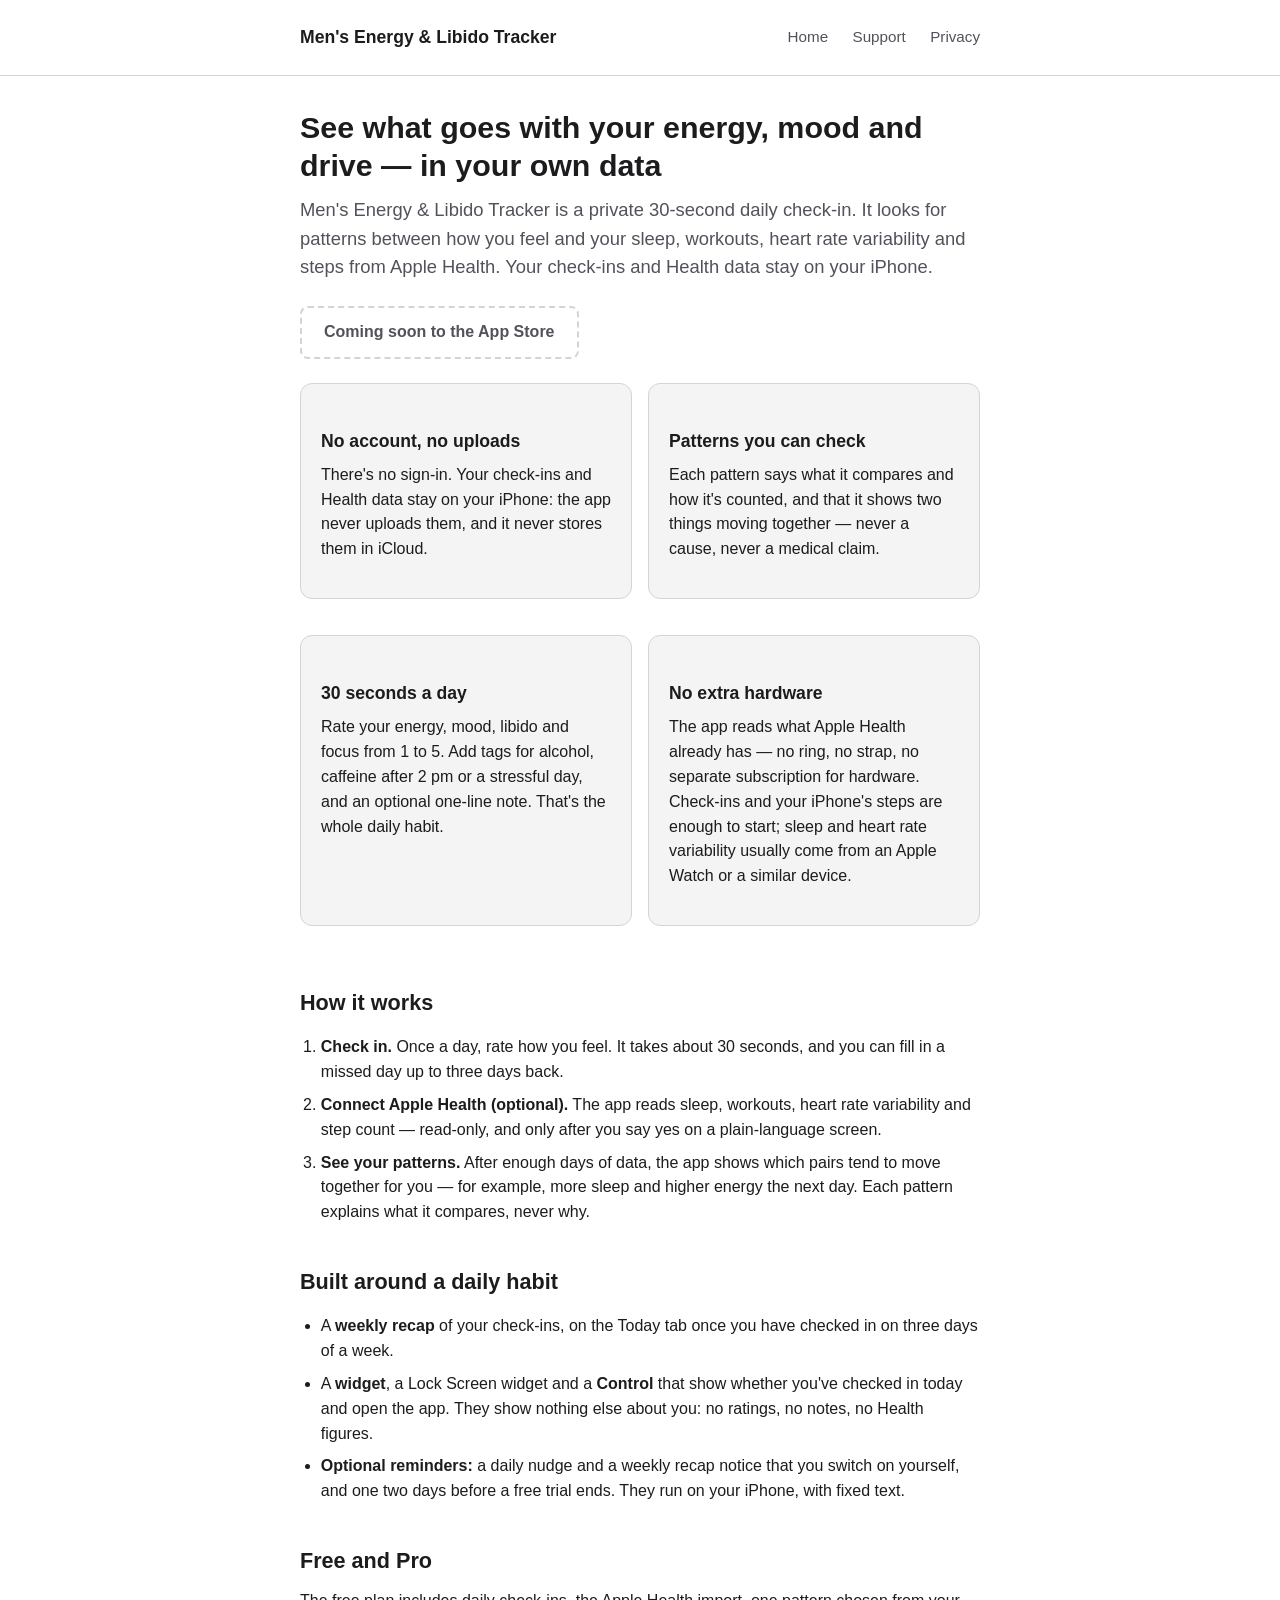
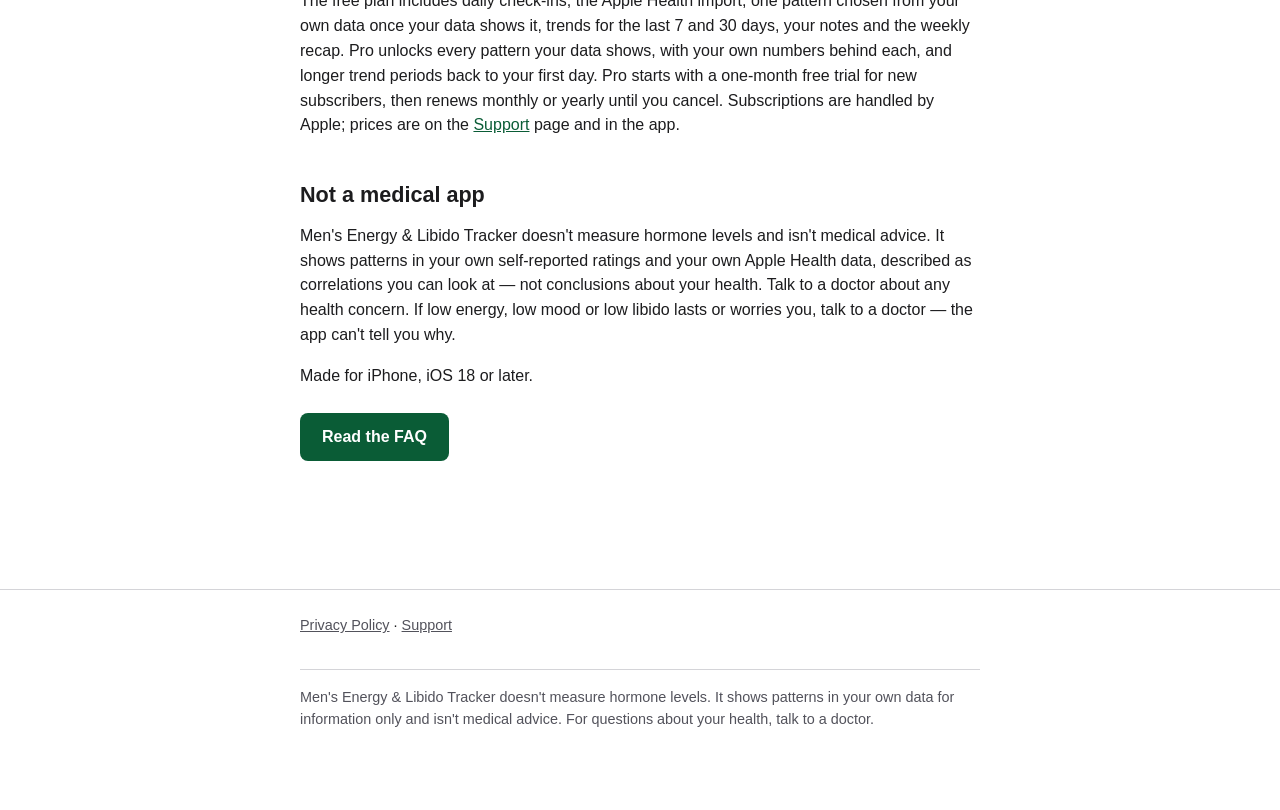
<file: index.html>
<!DOCTYPE html>
<html lang="en">
<head>
<meta charset="UTF-8">
<meta name="viewport" content="width=device-width, initial-scale=1">
<title>Men's Energy &amp; Libido Tracker — sleep, mood &amp; workout patterns</title>
<meta name="description" content="A private 30-second daily check-in that looks for patterns between how you feel and your sleep, workouts and steps from Apple Health. Your check-ins and Health data stay on your iPhone.">
<link rel="stylesheet" href="style.css">
</head>
<body>
<header class="site-header">
  <div class="page">
    <a class="site-title" href="index.html">Men's Energy &amp; Libido Tracker</a>
    <nav class="site-nav" aria-label="Site">
      <a href="index.html">Home</a>
      <a href="support.html">Support</a>
      <a href="privacy.html">Privacy</a>
    </nav>
  </div>
</header>

<main class="page">
  <h1>See what goes with your energy, mood and drive — in your own data</h1>
  <p class="lede">
    Men's Energy &amp; Libido Tracker is a private 30-second daily
    check-in. It looks for patterns between how you feel and your sleep,
    workouts, heart rate variability and steps from Apple Health. Your
    check-ins and Health data stay on your iPhone.
  </p>

  <!-- Owner, once the app is live: replace this placeholder with Apple's
       "Download on the App Store" badge, linked to the app's App Store
       page. Steps are in site/README.md. -->
  <p class="store-badge">Coming soon to the App Store</p>

  <section class="pillars" aria-label="What the app offers">
    <div class="card">
      <h3>No account, no uploads</h3>
      <p>
        There's no sign-in. Your check-ins and Health data stay on your
        iPhone: the app never uploads them, and it never stores them in
        iCloud.
      </p>
    </div>
    <div class="card">
      <h3>Patterns you can check</h3>
      <p>
        Each pattern says what it compares and how it's counted, and that
        it shows two things moving together — never a cause, never a
        medical claim.
      </p>
    </div>
    <div class="card">
      <h3>30 seconds a day</h3>
      <p>
        Rate your energy, mood, libido and focus from 1 to 5. Add tags for
        alcohol, caffeine after 2 pm or a stressful day, and an optional
        one-line note. That's the whole daily habit.
      </p>
    </div>
    <div class="card">
      <h3>No extra hardware</h3>
      <p>
        The app reads what Apple Health already has — no ring, no strap, no
        separate subscription for hardware. Check-ins and your iPhone's
        steps are enough to start; sleep and heart rate variability usually
        come from an Apple Watch or a similar device.
      </p>
    </div>
  </section>

  <h2>How it works</h2>
  <ol>
    <li><strong>Check in.</strong> Once a day, rate how you feel. It takes
      about 30 seconds, and you can fill in a missed day up to three days
      back.</li>
    <li><strong>Connect Apple Health (optional).</strong> The app reads
      sleep, workouts, heart rate variability and step count — read-only,
      and only after you say yes on a plain-language screen.</li>
    <li><strong>See your patterns.</strong> After enough days of data, the
      app shows which pairs tend to move together for you — for example,
      more sleep and higher energy the next day. Each pattern explains
      what it compares, never why.</li>
  </ol>

  <h2>Built around a daily habit</h2>
  <ul>
    <li>A <strong>weekly recap</strong> of your check-ins, on the Today
      tab once you have checked in on three days of a week.</li>
    <li>A <strong>widget</strong>, a Lock Screen widget and a
      <strong>Control</strong> that show whether you've checked in today
      and open the app. They show nothing else about you: no ratings, no
      notes, no Health figures.</li>
    <li><strong>Optional reminders:</strong> a daily nudge and a weekly
      recap notice that you switch on yourself, and one two days before a
      free trial ends. They run on your iPhone, with fixed text.</li>
  </ul>

  <h2>Free and Pro</h2>
  <p>
    The free plan includes daily check-ins, the Apple Health import, one
    pattern chosen from your own data once your data shows it, trends for
    the last 7 and 30 days, your notes and the weekly recap. Pro unlocks
    every pattern your data shows, with your own numbers behind each, and
    longer trend periods back to your first day. Pro starts with a
    one-month free trial for new subscribers, then renews monthly or
    yearly until you cancel.
    Subscriptions are handled by Apple; prices are on the
    <a href="support.html#subscription">Support</a> page and in the app.
  </p>

  <h2>Not a medical app</h2>
  <p>
    Men's Energy &amp; Libido Tracker doesn't measure hormone levels and
    isn't medical advice. It shows patterns in your own self-reported
    ratings and your own Apple Health data, described as correlations you
    can look at — not conclusions about your health. Talk to a doctor about
    any health concern. If low energy, low mood or low libido lasts or
    worries you, talk to a doctor — the app can't tell you why.
  </p>

  <p>
    Made for iPhone, iOS 18 or later.
  </p>

  <p>
    <a class="button" href="support.html">Read the FAQ</a>
  </p>
</main>

<footer class="site-footer">
  <div class="page">
    <p>
      <a href="privacy.html">Privacy Policy</a> ·
      <a href="support.html">Support</a>
    </p>
    <p class="disclaimer">
      Men's Energy &amp; Libido Tracker doesn't measure hormone levels. It
      shows patterns in your own data for information only and isn't
      medical advice. For questions about your health, talk to a doctor.
    </p>
  </div>
</footer>
</body>
</html>
</file>
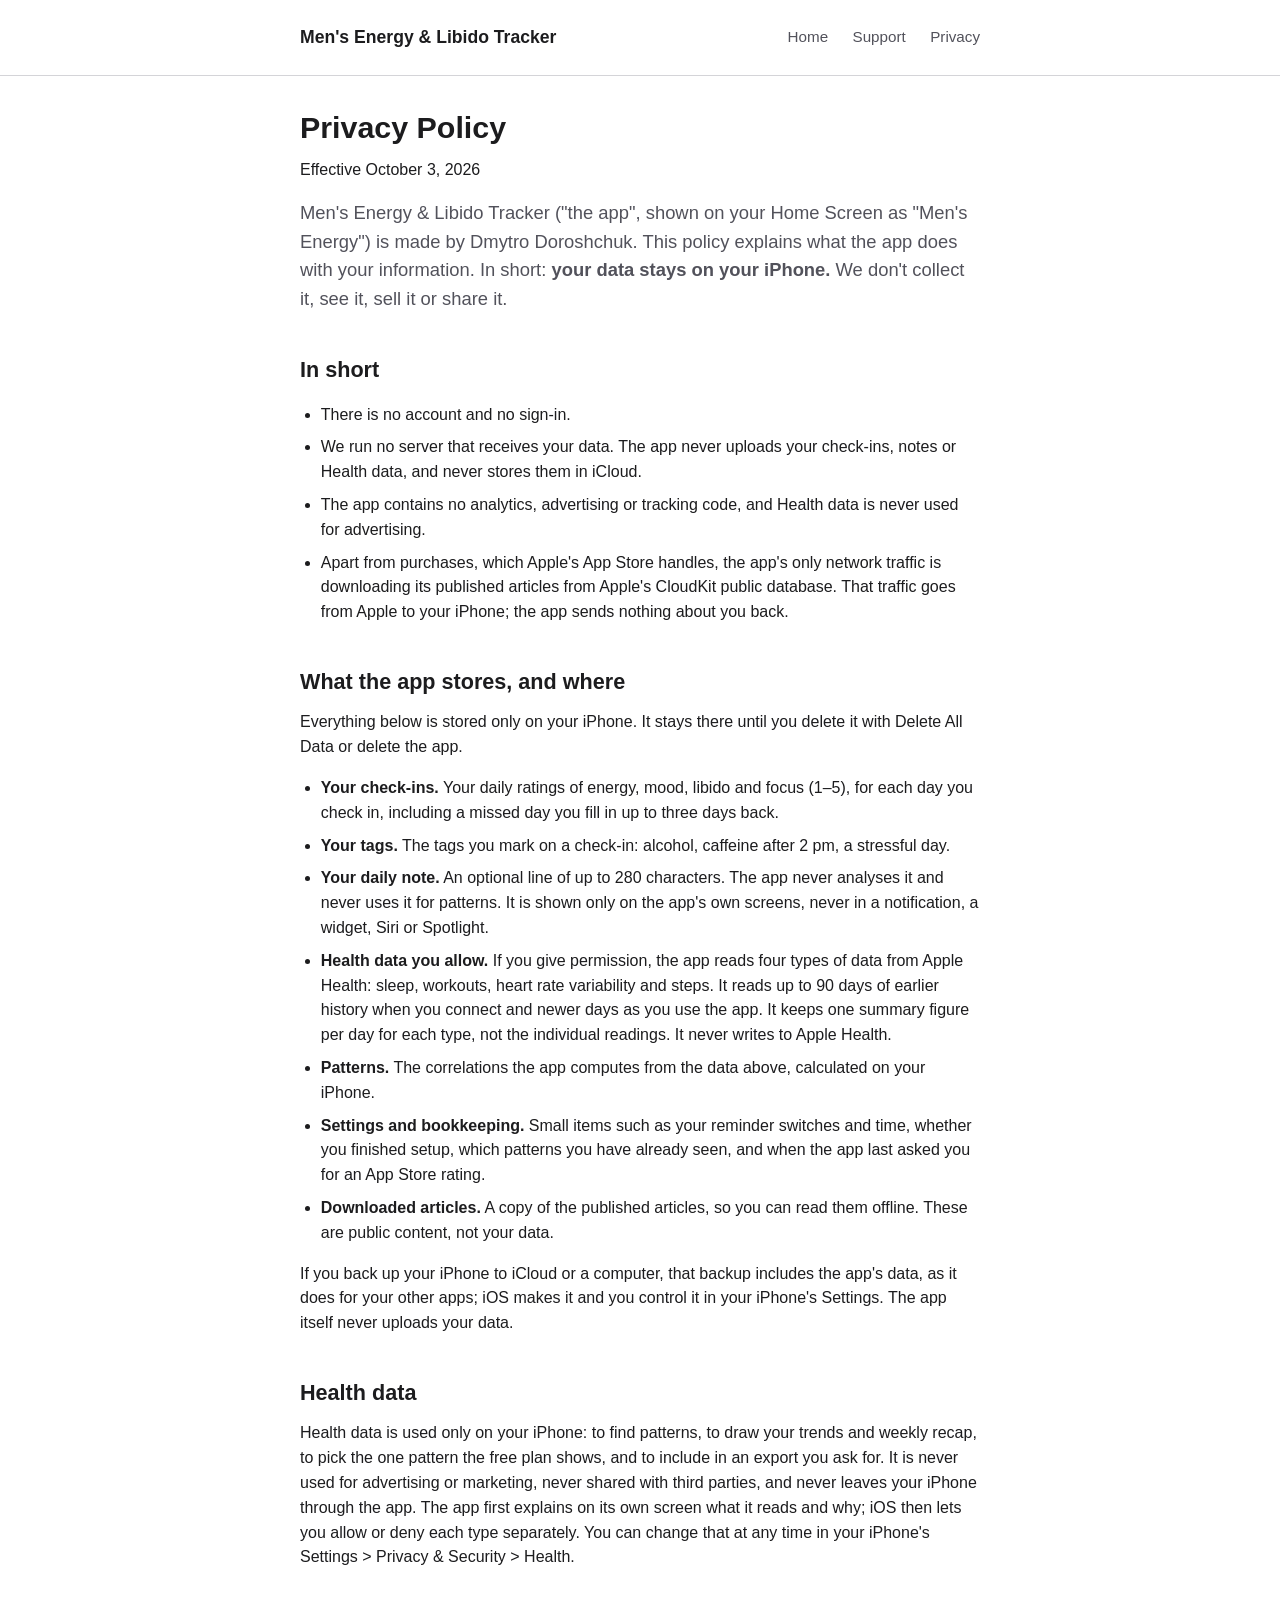
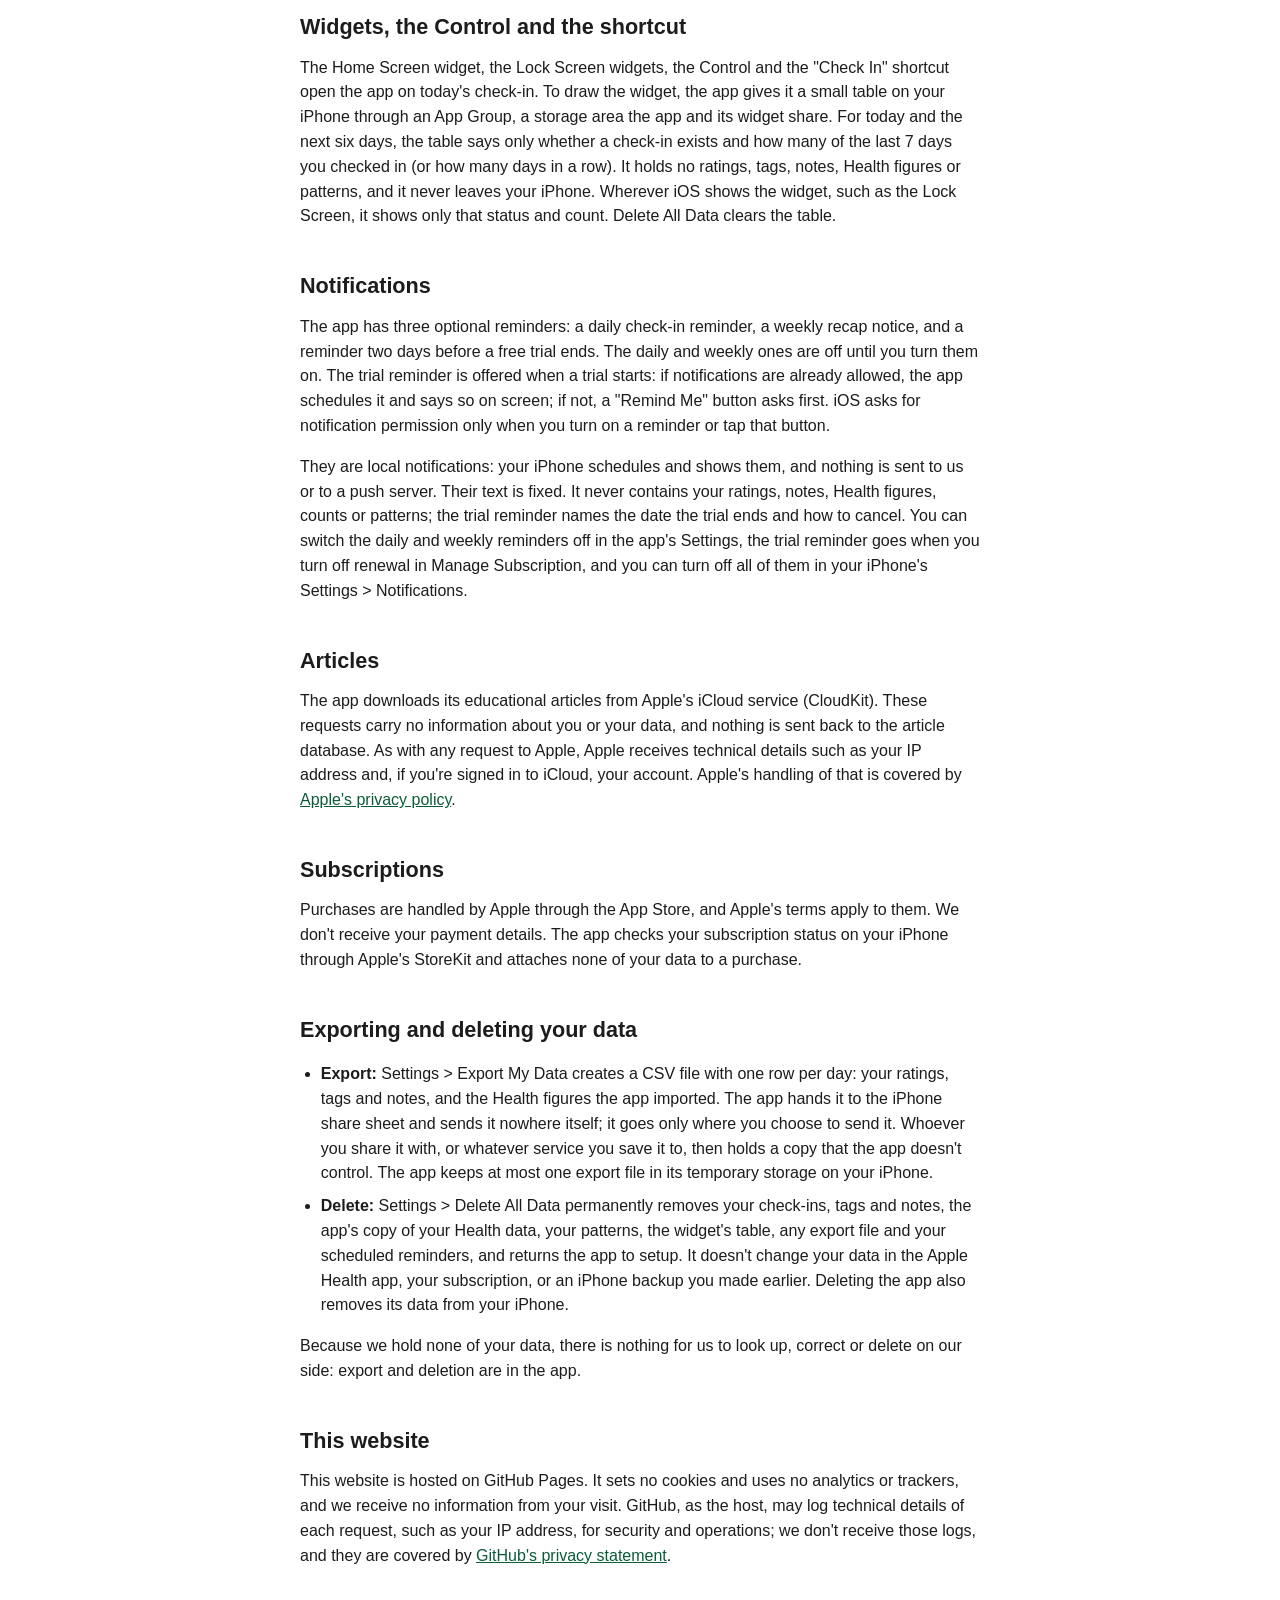
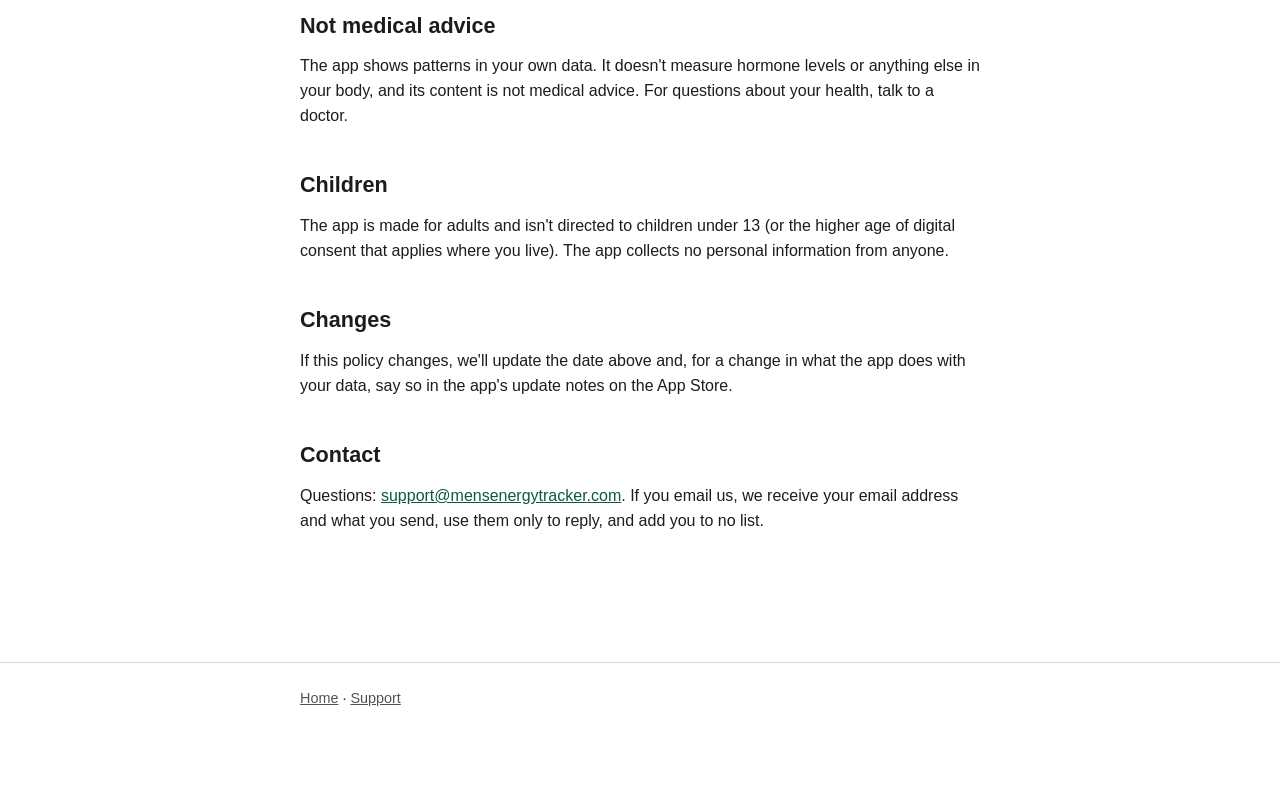
<file: privacy.html>
<!DOCTYPE html>
<html lang="en">
<head>
<meta charset="UTF-8">
<meta name="viewport" content="width=device-width, initial-scale=1">
<title>Privacy Policy — Men's Energy &amp; Libido Tracker</title>
<meta name="description" content="Privacy policy for Men's Energy &amp; Libido Tracker: your check-ins and Health data stay on your iPhone. No account, no analytics, no ads, no tracking.">
<link rel="stylesheet" href="style.css">
</head>
<body>
<header class="site-header">
  <div class="page">
    <a class="site-title" href="index.html">Men's Energy &amp; Libido Tracker</a>
    <nav class="site-nav" aria-label="Site">
      <a href="index.html">Home</a>
      <a href="support.html">Support</a>
      <a href="privacy.html">Privacy</a>
    </nav>
  </div>
</header>

<main class="page">
  <h1>Privacy Policy</h1>
  <p>Effective <time datetime="2026-10-03">October 3, 2026</time></p>

  <p class="lede">
    Men's Energy &amp; Libido Tracker ("the app", shown on your Home Screen
    as "Men's Energy") is made by Dmytro Doroshchuk. This policy explains what
    the app does with your information. In short: <strong>your data stays
    on your iPhone.</strong> We don't collect it, see it, sell it or share
    it.
  </p>

  <h2>In short</h2>
  <ul>
    <li>There is no account and no sign-in.</li>
    <li>We run no server that receives your data. The app never uploads
      your check-ins, notes or Health data, and never stores them in
      iCloud.</li>
    <li>The app contains no analytics, advertising or tracking code, and
      Health data is never used for advertising.</li>
    <li>Apart from purchases, which Apple's App Store handles, the app's
      only network traffic is downloading its published articles from
      Apple's CloudKit public database. That traffic goes from Apple to
      your iPhone; the app sends nothing about you back.</li>
  </ul>

  <h2>What the app stores, and where</h2>
  <p>Everything below is stored only on your iPhone. It stays there until
    you delete it with Delete All Data or delete the app.</p>
  <ul>
    <li><strong>Your check-ins.</strong> Your daily ratings of energy,
      mood, libido and focus (1–5), for each day you check in, including a
      missed day you fill in up to three days back.</li>
    <li><strong>Your tags.</strong> The tags you mark on a check-in:
      alcohol, caffeine after 2 pm, a stressful day.</li>
    <li><strong>Your daily note.</strong> An optional line of up to 280
      characters. The app never analyses it and never uses it for
      patterns. It is shown only on the app's own screens, never in a
      notification, a widget, Siri or Spotlight.</li>
    <li><strong>Health data you allow.</strong> If you give permission, the
      app reads four types of data from Apple Health: sleep, workouts,
      heart rate variability and steps. It reads up to 90 days of earlier
      history when you connect and newer days as you use the app. It keeps
      one summary figure per day for each type, not the individual
      readings. It never writes to Apple Health.</li>
    <li><strong>Patterns.</strong> The correlations the app computes from
      the data above, calculated on your iPhone.</li>
    <li><strong>Settings and bookkeeping.</strong> Small items such as
      your reminder switches and time, whether you finished setup, which
      patterns you have already seen, and when the app last asked you for
      an App Store rating.</li>
    <li><strong>Downloaded articles.</strong> A copy of the published
      articles, so you can read them offline. These are public content,
      not your data.</li>
  </ul>
  <p>
    If you back up your iPhone to iCloud or a computer, that backup
    includes the app's data, as it does for your other apps; iOS makes it
    and you control it in your iPhone's Settings. The app itself never
    uploads your data.
  </p>

  <h2>Health data</h2>
  <p>
    Health data is used only on your iPhone: to find patterns, to draw
    your trends and weekly recap, to pick the one pattern the free plan
    shows, and to include in an export you ask for. It is never used for
    advertising or marketing, never shared with third parties, and never
    leaves your iPhone through the app. The app first
    explains on its own screen what it reads and why; iOS then lets you
    allow or deny each type separately. You can change that at any time in
    your iPhone's Settings &gt; Privacy &amp; Security &gt; Health.
  </p>

  <h2>Widgets, the Control and the shortcut</h2>
  <p>
    The Home Screen widget, the Lock Screen widgets, the Control and the
    "Check In" shortcut open the app on today's check-in. To draw the
    widget, the app gives it a small table on your iPhone through an App
    Group, a storage area the app and its widget share. For today and the
    next six days, the table says only whether a check-in exists and how
    many of the last 7 days you checked in (or how many days in a row). It
    holds no ratings, tags, notes, Health figures or patterns, and it never
    leaves your iPhone. Wherever iOS shows the widget, such as the Lock
    Screen, it shows only that status and count. Delete All Data clears
    the table.
  </p>

  <h2>Notifications</h2>
  <p>
    The app has three optional reminders: a daily check-in reminder, a
    weekly recap notice, and a reminder two days before a free trial ends.
    The daily and weekly ones are off until you turn them on. The trial
    reminder is offered when a trial starts: if notifications are already
    allowed, the app schedules it and says so on screen; if not, a "Remind
    Me" button asks first. iOS asks for notification permission only when
    you turn on a reminder or tap that button.
  </p>
  <p>
    They are local notifications: your iPhone schedules and shows them, and
    nothing is sent to us or to a push server. Their text is fixed. It
    never contains your ratings, notes, Health figures, counts or
    patterns; the trial reminder names the date the trial ends and how to
    cancel. You can switch the daily and weekly reminders off in the app's
    Settings, the trial reminder goes when you turn off renewal in Manage
    Subscription, and you can turn off all of them in your iPhone's
    Settings &gt; Notifications.
  </p>

  <h2>Articles</h2>
  <p>
    The app downloads its educational articles from Apple's iCloud service
    (CloudKit). These requests carry no information about you or your
    data, and nothing is sent back to the article database. As with any
    request to Apple, Apple receives technical details such as your IP
    address and, if you're signed in to iCloud, your account. Apple's
    handling of that is covered by
    <a href="https://www.apple.com/legal/privacy/">Apple's privacy
    policy</a>.
  </p>

  <h2>Subscriptions</h2>
  <p>
    Purchases are handled by Apple through the App Store, and Apple's terms
    apply to them. We don't receive your payment details. The app checks
    your subscription status on your iPhone through Apple's StoreKit and
    attaches none of your data to a purchase.
  </p>

  <h2>Exporting and deleting your data</h2>
  <ul>
    <li><strong>Export:</strong> Settings &gt; Export My Data creates a
      CSV file with one row per day: your ratings, tags and notes, and the
      Health figures the app imported. The app hands it to the iPhone share
      sheet and sends it nowhere itself; it goes only where you choose to
      send it. Whoever you share it with, or whatever service you save it
      to, then holds a copy that the app doesn't control. The app keeps at
      most one export file in its temporary storage on your iPhone.</li>
    <li><strong>Delete:</strong> Settings &gt; Delete All Data permanently
      removes your check-ins, tags and notes, the app's copy of your Health
      data, your patterns, the widget's table, any export file and your
      scheduled reminders, and returns the app to setup. It doesn't change
      your data in the Apple Health app, your subscription, or an iPhone
      backup you made earlier. Deleting the app also removes its data from
      your iPhone.</li>
  </ul>
  <p>
    Because we hold none of your data, there is nothing for us to look up,
    correct or delete on our side: export and deletion are in the app.
  </p>

  <h2>This website</h2>
  <p>
    This website is hosted on GitHub Pages. It sets no cookies and uses no
    analytics or trackers, and we receive no information from your visit.
    GitHub, as the host, may log technical details of each request, such as
    your IP address, for security and operations; we don't receive those
    logs, and they are covered by
    <a href="https://docs.github.com/en/site-policy/privacy-policies/github-general-privacy-statement">GitHub's
    privacy statement</a>.
  </p>

  <h2>Not medical advice</h2>
  <p>
    The app shows patterns in your own data. It doesn't measure hormone
    levels or anything else in your body, and its content is not medical
    advice. For questions about your health, talk to a doctor.
  </p>

  <h2>Children</h2>
  <p>
    The app is made for adults and isn't directed to children under 13 (or
    the higher age of digital consent that applies where you live). The
    app collects no personal information from anyone.
  </p>

  <h2>Changes</h2>
  <p>
    If this policy changes, we'll update the date above and, for a change
    in what the app does with your data, say so in the app's update notes
    on the App Store.
  </p>

  <h2>Contact</h2>
  <p>
    Questions: <a href="mailto:support@mensenergytracker.com">support@mensenergytracker.com</a>. If you
    email us, we receive your email address and what you send, use them
    only to reply, and add you to no list.
  </p>
</main>

<footer class="site-footer">
  <div class="page">
    <p>
      <a href="index.html">Home</a> ·
      <a href="support.html">Support</a>
    </p>
  </div>
</footer>
</body>
</html>
</file>
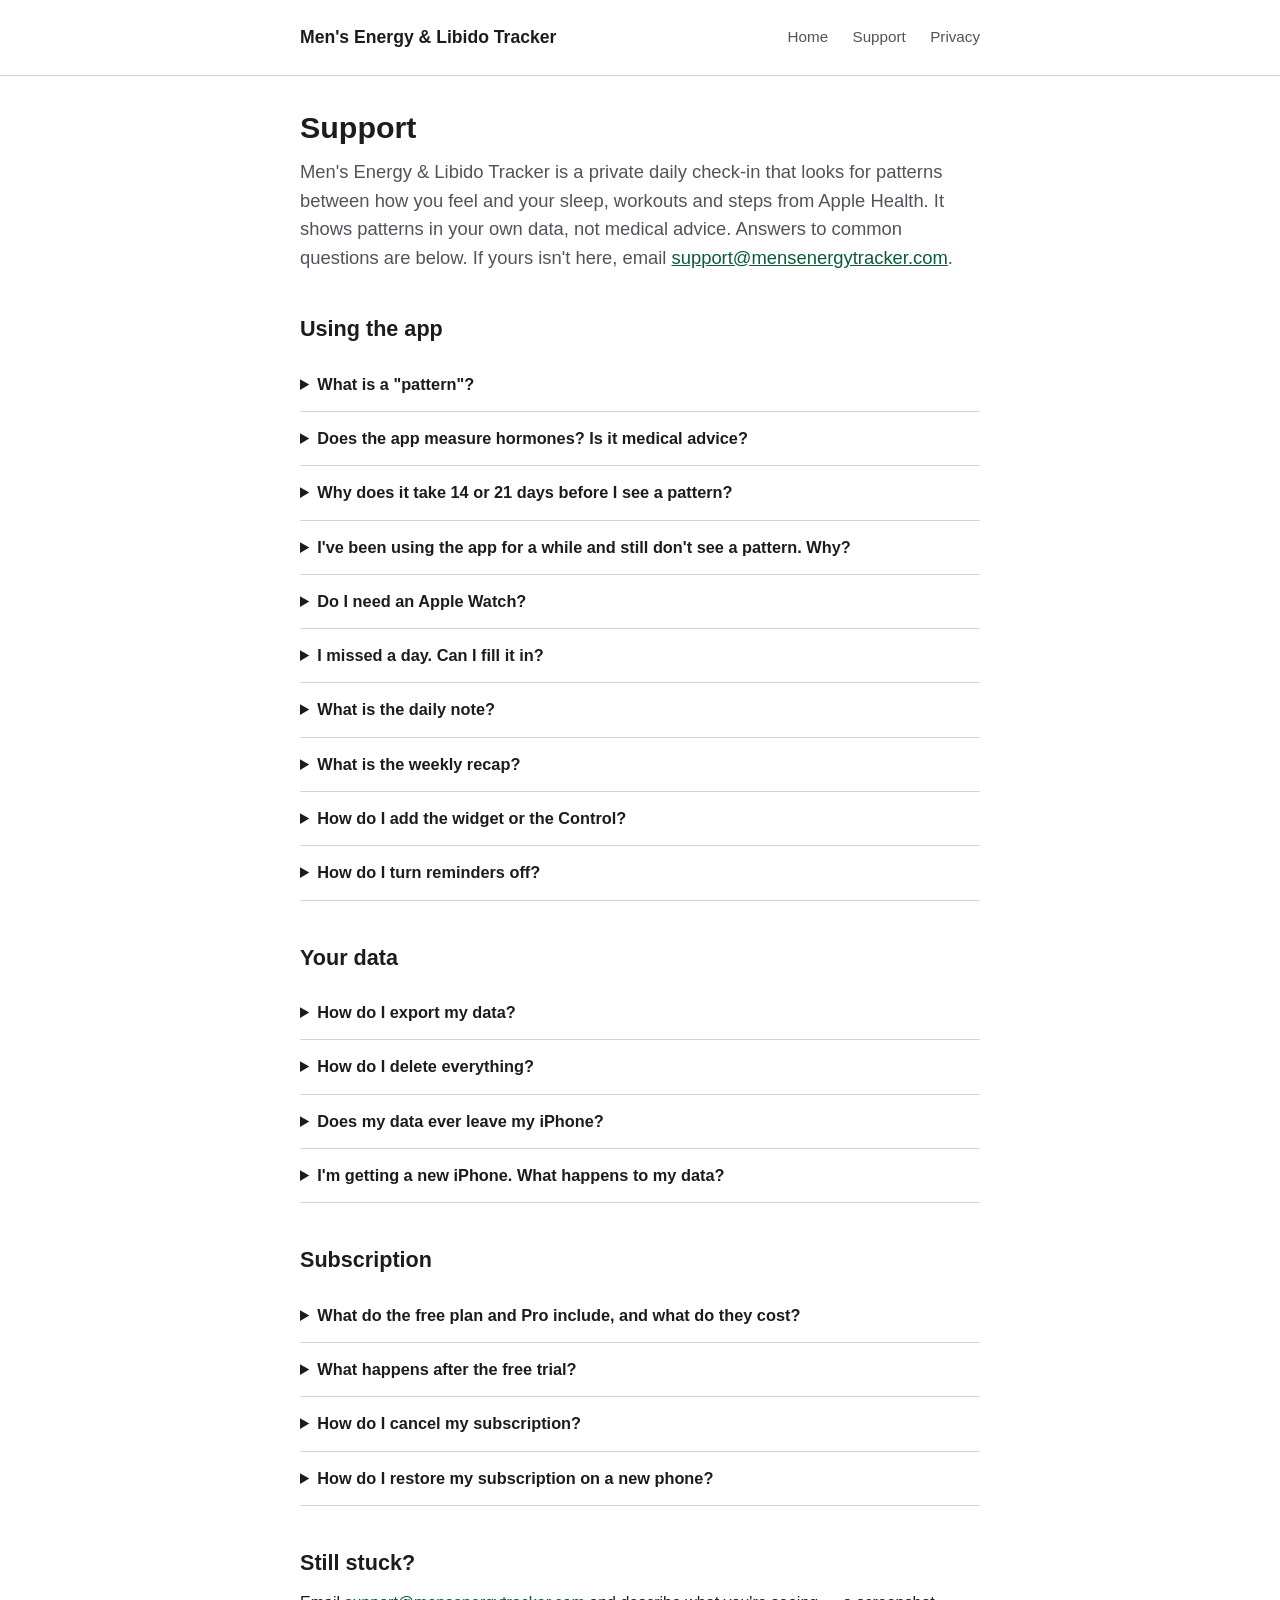
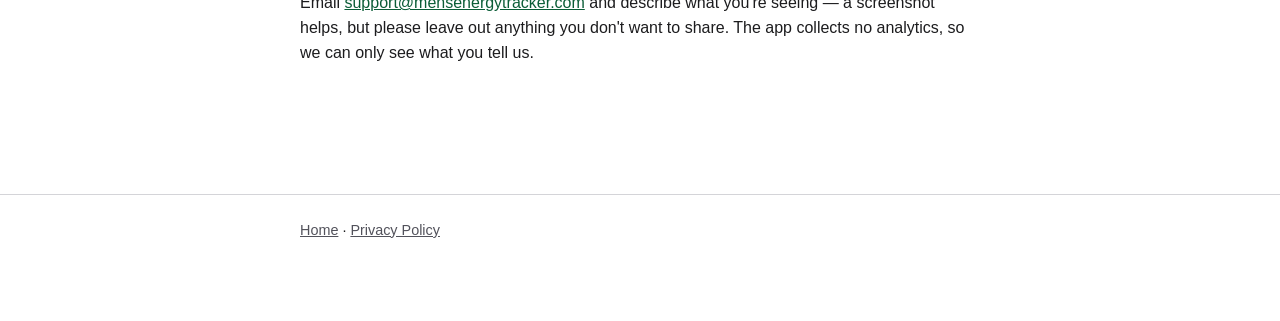
<file: support.html>
<!DOCTYPE html>
<html lang="en">
<head>
<meta charset="UTF-8">
<meta name="viewport" content="width=device-width, initial-scale=1">
<title>Support — Men's Energy &amp; Libido Tracker</title>
<meta name="description" content="Frequently asked questions about Men's Energy &amp; Libido Tracker: patterns, Health data, widgets, reminders, exporting or deleting your data, and your subscription.">
<link rel="stylesheet" href="style.css">
</head>
<body>
<header class="site-header">
  <div class="page">
    <a class="site-title" href="index.html">Men's Energy &amp; Libido Tracker</a>
    <nav class="site-nav" aria-label="Site">
      <a href="index.html">Home</a>
      <a href="support.html">Support</a>
      <a href="privacy.html">Privacy</a>
    </nav>
  </div>
</header>

<main class="page">
  <h1>Support</h1>
  <p class="lede">
    Men's Energy &amp; Libido Tracker is a private daily check-in that
    looks for patterns between how you feel and your sleep, workouts and
    steps from Apple Health. It shows patterns in your own data, not
    medical advice. Answers to common questions are below. If yours isn't
    here, email <a href="mailto:support@mensenergytracker.com">support@mensenergytracker.com</a>.
  </p>

  <h2>Using the app</h2>

  <details class="faq">
    <summary>What is a "pattern"?</summary>
    <p>
      A pattern is a link the app finds between two things in your own
      data — for example, your sleep and your energy rating the next day.
      It's calculated from your check-ins and your Apple Health data using
      a standard statistical method (Spearman correlation). A pattern
      means the two tend to move together; it does not mean one causes
      the other, and it isn't medical advice.
    </p>
  </details>

  <details class="faq">
    <summary>Does the app measure hormones? Is it medical advice?</summary>
    <p>
      No. The app doesn't measure testosterone or any other hormone, and
      it isn't medical advice. It only shows how your own ratings and your
      own Apple Health data move together. For questions about your
      health, talk to a doctor.
    </p>
  </details>

  <details class="faq">
    <summary>Why does it take 14 or 21 days before I see a pattern?</summary>
    <p>
      Patterns need enough days of data to mean anything — otherwise the
      app would show you a coincidence and call it a pattern. Same-day
      patterns (like last night's sleep and today's energy) need at least
      14 days of paired data. Patterns that compare yesterday's workout or
      steps, or a tag like alcohol or a stressful day, need at least 21
      days, because more pairs are checked at once and a chance match
      becomes more likely. Above the minimum, a pattern is shown only once
      your data clears a statistical bar, which keeps most coincidences
      out — most, not all, so read a pattern as something to notice, not
      proof. A pattern is an early signal at first, and is called
      consistent once it rests on four or more weeks of data, has kept
      its direction and clears a stricter bar.
    </p>
  </details>

  <details class="faq">
    <summary>I've been using the app for a while and still don't see a pattern. Why?</summary>
    <p>
      A few reasons this can happen: you may not have enough paired days
      yet for a particular metric (Apple Health data and a check-in both
      need to exist for the same day), your Health data may be missing a
      type the app reads (some data, like heart rate variability, mostly
      comes from an Apple Watch or a similar accessory), or your data
      doesn't show a strong enough link for that pair yet. The app says so
      rather than showing you something weak as if it were solid.
    </p>
  </details>

  <details class="faq">
    <summary>Do I need an Apple Watch?</summary>
    <p>
      No. The app works from check-ins alone, and adds more from whatever
      Apple Health already has — even iPhone-only step counts. Sleep and
      heart rate variability usually need an Apple Watch or a similar
      accessory that saves data to Health; without one, patterns that use
      those metrics won't be available, but the ones based on check-ins,
      steps and workouts still can be.
    </p>
  </details>

  <details class="faq">
    <summary>I missed a day. Can I fill it in?</summary>
    <p>
      Yes, up to three days back. On the Today tab, use the Day control to
      pick the day you want to fill in.
    </p>
  </details>

  <details class="faq">
    <summary>What is the daily note?</summary>
    <p>
      An optional line of up to 280 characters you can add to a check-in
      on the Today tab, for context on an odd day. It stays on your
      iPhone, the app never analyses it or uses it for patterns, and it
      appears only on the app's own screens. Your past notes are listed
      under Your Notes in the Trends tab. They are included in the data
      export and removed by Delete All Data.
    </p>
  </details>

  <details class="faq">
    <summary>What is the weekly recap?</summary>
    <p>
      A summary of last week's check-ins and averages on the Today tab. It
      appears once you have checked in on three days of a week. It can
      also send you a notification when it's ready — that's optional and
      off until you turn it on (see "How do I turn reminders off?" below).
    </p>
  </details>

  <details class="faq">
    <summary>How do I add the widget or the Control?</summary>
    <p>
      The Check-in widget shows whether you've checked in today and opens
      the app on Today. For the Home Screen, touch and hold an empty area
      of the Home Screen, tap Edit, then Add Widget, search for Men's
      Energy and choose the Check-in widget. For the Lock Screen, touch and
      hold the Lock Screen, tap Customize, choose Lock Screen, tap the
      widget area and add the Check-in widget. The Check In control goes
      into Control Center (touch and hold an empty area, then Add a
      Control), onto the Lock Screen's control buttons, or onto the Action
      button on iPhones that have one (Settings &gt; Action Button). You
      can also say "Check in with Men's Energy" to Siri. Menu names vary
      a little between iOS versions. The widget shows only whether you've
      checked in and a count of recent days; neither it nor the Control
      shows ratings, notes or Health figures.
    </p>
  </details>

  <details class="faq">
    <summary>How do I turn reminders off?</summary>
    <p>
      The app has three optional reminders, all of them local
      notifications with fixed text. In the app's Settings tab, the
      Reminder section switches the daily check-in reminder off, and the
      Weekly Recap switch turns off the weekly notice. The reminder before
      a free trial ends has no switch of its own: it's removed when you
      turn off renewal in Manage Subscription. To turn off every
      notification from the app at once, open your iPhone's Settings,
      then Notifications, then Men's Energy.
    </p>
  </details>

  <h2>Your data</h2>

  <details class="faq">
    <summary>How do I export my data?</summary>
    <p>
      Open the Settings tab and choose Export My Data. This creates a CSV
      file with one row per day — your ratings, tags and notes, and the
      Health figures the app imported (sleep hours, workout minutes, heart
      rate variability and steps) — and hands it to the iPhone share
      sheet. You choose where it goes (Files, Mail, AirDrop, and so on).
      The app itself never sends it anywhere.
    </p>
  </details>

  <details class="faq">
    <summary>How do I delete everything?</summary>
    <p>
      Open the Settings tab and choose Delete All Data. This permanently
      removes your check-ins, tags and notes, the app's copy of your
      Health data, your patterns, the widget's table, any export file and
      your scheduled reminders from your iPhone. It can't be undone. Your
      data in the Apple Health app, your subscription and any iPhone
      backup you made earlier are not affected. After deleting, the app
      starts over from setup.
    </p>
  </details>

  <details class="faq">
    <summary>Does my data ever leave my iPhone?</summary>
    <p>
      No. Check-ins, notes, Health data and patterns are stored only on
      your device and are never uploaded anywhere by the app, including to
      iCloud. The only other traffic is purchases, handled by the App
      Store, and the app downloading its published articles from Apple;
      the app attaches none of your data to either. The widget gets a
      small status table through an App Group on the
      same iPhone. If you export your data, it goes where you choose. See
      the <a href="privacy.html">Privacy Policy</a> for the full
      explanation.
    </p>
  </details>

  <details class="faq">
    <summary>I'm getting a new iPhone. What happens to my data?</summary>
    <p>
      The app has no account and no sync, so its data lives on your
      iPhone. If you set up the new iPhone from a backup of the old one,
      the app's data comes with it, as it does for your other apps.
      Otherwise the app starts over. Export a CSV from the old iPhone
      first if you want a copy.
    </p>
  </details>

  <h2 id="subscription">Subscription</h2>

  <details class="faq">
    <summary>What do the free plan and Pro include, and what do they cost?</summary>
    <p>
      The free plan includes daily check-ins, the Apple Health import, one
      pattern chosen from your own data once your data shows it, trends
      for the last 7 and 30 days, your notes and the weekly recap. Pro
      adds every pattern your data shows, with your own numbers behind
      each, and longer trend periods back to your first day. Pro is $6.99
      a month or $39.99 a year in US dollars; your price is shown in your
      local currency on the paywall and in the App Store.
    </p>
  </details>

  <details class="faq">
    <summary>What happens after the free trial?</summary>
    <p>
      New subscribers get one month free on either plan. Unless you
      cancel at least 24 hours before it ends, it renews automatically
      into the plan you chose, at the price shown on the paywall when you
      started. If notifications are allowed, the app reminds you two days
      before the trial ends. You can cancel any time before renewal in
      Settings &gt; [your name] &gt; Subscriptions.
    </p>
  </details>

  <details class="faq">
    <summary>How do I cancel my subscription?</summary>
    <p>
      Subscriptions are managed entirely by Apple, not by the app. On your
      iPhone, open Settings &gt; [your name] &gt; Subscriptions, choose
      the app, and cancel there. You can also open it from inside the app:
      Settings tab &gt; Manage Subscription. Cancelling stops the next
      renewal, and you keep Pro until the current period ends. Refund
      requests go through Apple at
      <a href="https://reportaproblem.apple.com/">reportaproblem.apple.com</a>.
    </p>
  </details>

  <details class="faq">
    <summary>How do I restore my subscription on a new phone?</summary>
    <p>
      Open the paywall or the Settings tab in the app and choose Restore
      Purchases. As long as you're signed in to the same Apple Account you
      subscribed with, your subscription is restored — no account or
      password with us is needed, because subscriptions are tied to your
      Apple Account, not to an app account.
    </p>
  </details>

  <h2>Still stuck?</h2>
  <p>
    Email <a href="mailto:support@mensenergytracker.com">support@mensenergytracker.com</a> and describe
    what you're seeing — a screenshot helps, but please leave out anything
    you don't want to share. The app collects no analytics, so we can only
    see what you tell us.
  </p>
</main>

<footer class="site-footer">
  <div class="page">
    <p>
      <a href="index.html">Home</a> ·
      <a href="privacy.html">Privacy Policy</a>
    </p>
  </div>
</footer>
</body>
</html>
</file>
<file: style.css>
/* Men's Energy & Libido Tracker — static site styles.
   Plain CSS, no external fonts, no frameworks, no trackers. */

:root {
  --color-bg: #ffffff;
  --color-text: #1c1c1e;
  --color-muted: #52525b;
  --color-accent: #0a5c36;
  --color-on-accent: #ffffff;
  --color-border: #d4d4d8;
  --color-card-bg: #f4f4f5;
  --max-width: 720px;
}

@media (prefers-color-scheme: dark) {
  :root {
    --color-bg: #121212;
    --color-text: #f2f2f2;
    --color-muted: #b0b0b6;
    --color-accent: #4ade80;
    --color-on-accent: #052e16;
    --color-border: #3a3a3d;
    --color-card-bg: #1e1e20;
  }
}

* {
  box-sizing: border-box;
}

html {
  -webkit-text-size-adjust: 100%;
}

body {
  margin: 0;
  padding: 0;
  background: var(--color-bg);
  color: var(--color-text);
  font-family: -apple-system, BlinkMacSystemFont, "Segoe UI", Roboto, Helvetica, Arial, sans-serif;
  line-height: 1.55;
}

.page {
  max-width: var(--max-width);
  margin: 0 auto;
  padding: 0 20px 64px;
}

header.site-header {
  border-bottom: 1px solid var(--color-border);
  margin-bottom: 32px;
}

header.site-header .page {
  padding-top: 24px;
  padding-bottom: 24px;
  display: flex;
  align-items: center;
  justify-content: space-between;
  flex-wrap: wrap;
  gap: 12px;
}

.site-title {
  font-size: 1.1rem;
  font-weight: 700;
  text-decoration: none;
  color: var(--color-text);
}

nav.site-nav a {
  color: var(--color-muted);
  text-decoration: none;
  margin-left: 20px;
  font-size: 0.95rem;
}

nav.site-nav a:first-child {
  margin-left: 0;
}

nav.site-nav a:hover,
nav.site-nav a:focus {
  color: var(--color-accent);
  text-decoration: underline;
}

h1 {
  font-size: 1.9rem;
  line-height: 1.25;
  margin: 0 0 12px;
}

h2 {
  font-size: 1.35rem;
  margin: 40px 0 12px;
}

h3 {
  font-size: 1.1rem;
  margin: 24px 0 8px;
}

p {
  margin: 0 0 16px;
  color: var(--color-text);
}

.lede {
  font-size: 1.15rem;
  color: var(--color-muted);
}

a {
  color: var(--color-accent);
}

ul, ol {
  padding-left: 1.3em;
}

li {
  margin-bottom: 8px;
}

.card {
  background: var(--color-card-bg);
  border: 1px solid var(--color-border);
  border-radius: 12px;
  padding: 20px;
  margin-bottom: 20px;
}

.pillars {
  display: grid;
  grid-template-columns: repeat(auto-fit, minmax(220px, 1fr));
  gap: 16px;
  margin: 24px 0 32px;
}

.button {
  display: inline-block;
  background: var(--color-accent);
  color: var(--color-on-accent);
  text-decoration: none;
  padding: 12px 22px;
  border-radius: 8px;
  font-weight: 600;
  margin-top: 8px;
}

.button:visited {
  color: var(--color-on-accent);
}

.store-badge {
  display: inline-block;
  border: 2px dashed var(--color-border);
  border-radius: 8px;
  padding: 12px 22px;
  margin: 8px 0 0;
  font-weight: 600;
  color: var(--color-muted);
}

.disclaimer {
  font-size: 0.9rem;
  color: var(--color-muted);
  border-top: 1px solid var(--color-border);
  padding-top: 16px;
  margin-top: 32px;
}

footer.site-footer {
  border-top: 1px solid var(--color-border);
  margin-top: 48px;
}

footer.site-footer .page {
  padding-top: 24px;
  font-size: 0.9rem;
  color: var(--color-muted);
}

footer.site-footer a {
  color: var(--color-muted);
}

details.faq {
  border-bottom: 1px solid var(--color-border);
  padding: 14px 0;
}

details.faq summary {
  font-weight: 600;
  cursor: pointer;
  font-size: 1.02rem;
}

details.faq p {
  margin-top: 10px;
  color: var(--color-muted);
}

table {
  width: 100%;
  border-collapse: collapse;
  margin: 16px 0;
}

th, td {
  text-align: left;
  padding: 8px 10px;
  border-bottom: 1px solid var(--color-border);
}

@media (max-width: 480px) {
  h1 {
    font-size: 1.5rem;
  }
  header.site-header .page {
    flex-direction: column;
    align-items: flex-start;
  }
  nav.site-nav a {
    margin-left: 0;
    margin-right: 16px;
  }
}
</file>
